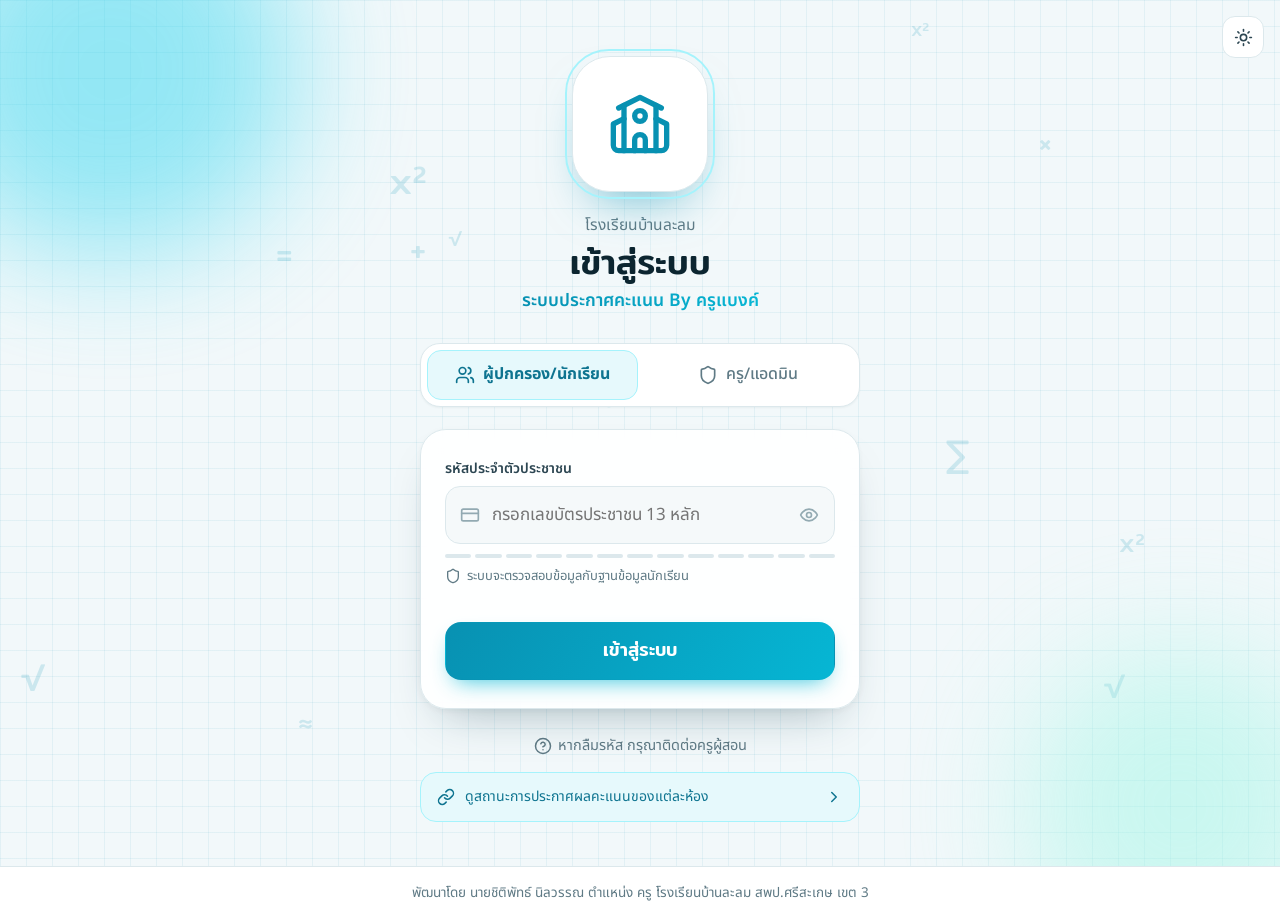
<file: index.html>
<!DOCTYPE html>
<html lang="th">
<head>
  <meta charset="utf-8">
  <meta name="viewport" content="width=device-width, initial-scale=1, viewport-fit=cover">
  <title>เข้าสู่ระบบ · ระบบประกาศผลคะแนน โรงเรียนบ้านละลม</title>
  <meta name="description" content="ระบบประกาศผลคะแนนรายวิชาคณิตศาสตร์ โรงเรียนบ้านละลม">
  <link rel="icon" href="https://img2.pic.in.th/pic/Logo-7aecb8e321ff2955.png">
  <link rel="preconnect" href="https://fonts.googleapis.com">
  <link rel="preconnect" href="https://fonts.gstatic.com" crossorigin>
  <link href="https://fonts.googleapis.com/css2?family=Mitr:wght@400;500&family=Noto+Sans+Thai:wght@400;500;600;700&display=swap" rel="stylesheet">
  <link rel="stylesheet" href="style.css">
</head>
<body class="page-login">
  <div id="tickerHost"></div>
  <main>
    <div class="login-bg" aria-hidden="true" data-math="12"><span class="blob a"></span><span class="blob b"></span></div>
    <div class="login-logo"><img data-logo alt="ตราโรงเรียนบ้านละลม"></div>
    <p class="login-school">โรงเรียนบ้านละลม</p>
    <h1 class="login-title">เข้าสู่ระบบ</h1>
    <p class="login-sub">ระบบประกาศคะแนน By ครูแบงค์</p>

    <div class="seg" id="seg" role="tablist" aria-label="ประเภทผู้ใช้">
      <span class="seg-ind" aria-hidden="true"></span>
      <button type="button" role="tab" id="tabStudent" aria-selected="true" aria-controls="formStudent"><span data-icon="users"></span>ผู้ปกครอง/นักเรียน</button>
      <button type="button" role="tab" id="tabStaff" aria-selected="false" aria-controls="formStaff"><span data-icon="shield"></span>ครู/แอดมิน</button>
    </div>

    <div class="card login-card">
      <form id="formStudent" novalidate>
        <label class="label" for="citizenId">รหัสประจำตัวประชาชน</label>
        <div class="input-wrap">
          <span class="lead-ic"><span data-icon="card"></span></span>
          <input class="input input-lg" id="citizenId" type="password" inputmode="numeric" autocomplete="off" placeholder="กรอกเลขบัตรประชาชน 13 หลัก" maxlength="17">
          <button type="button" class="trail" id="toggleId" aria-label="แสดงเลขบัตร"><span data-icon="eye"></span></button>
        </div>
        <div class="id-progress" id="idProg" aria-hidden="true"><i></i><i></i><i></i><i></i><i></i><i></i><i></i><i></i><i></i><i></i><i></i><i></i><i></i></div>
        <p class="hint"><span data-icon="shield" data-size="16"></span><span id="idHint">ระบบจะตรวจสอบข้อมูลกับฐานข้อมูลนักเรียน</span></p>
        <button type="submit" class="btn btn-primary btn-lg" id="btnStudent">เข้าสู่ระบบ</button>
      </form>

      <form id="formStaff" novalidate hidden>
        <div class="field">
          <label for="username">ชื่อผู้ใช้</label>
          <div class="input-wrap">
            <span class="lead-ic"><span data-icon="user"></span></span>
            <input class="input input-lg" id="username" autocomplete="username" autocapitalize="off" spellcheck="false" placeholder="ชื่อผู้ใช้">
          </div>
        </div>
        <div class="field">
          <label for="password">รหัสผ่าน</label>
          <div class="input-wrap">
            <span class="lead-ic"><span data-icon="key"></span></span>
            <input class="input input-lg" id="password" type="password" autocomplete="current-password" placeholder="รหัสผ่าน">
            <button type="button" class="trail" id="togglePw" aria-label="แสดงรหัสผ่าน"><span data-icon="eye"></span></button>
          </div>
        </div>
        <button type="submit" class="btn btn-primary btn-lg" id="btnStaff">เข้าสู่ระบบ</button>
      </form>

      <div id="loginError" class="form-error" role="alert" hidden></div>
    </div>

    <p class="login-help"><span data-icon="help" data-size="18"></span>หากลืมรหัส กรุณาติดต่อครูผู้สอน</p>
    <a class="login-note" href="status.html"><span data-icon="link" data-size="18"></span>ดูสถานะการประกาศผลคะแนนของแต่ละห้อง<span data-icon="chevron-right" data-size="18"></span></a>
  </main>
  <footer class="footer"><span class="footer-text"></span></footer>
  <div id="toast-root" aria-live="polite"></div>
  <script src="app.js"></script>
  <script src="login.js"></script>
</body>
</html>
</file>
<file: style.css>
/* ระบบประกาศผลคะแนน — โรงเรียนบ้านละลม
   ธีม: สมุดกราฟคณิตศาสตร์ โทนฟ้าน้ำทะเล รองรับโหมดมืด */
:root {
  --primary: #0891b2; --primary-2: #06b6d4; --primary-dark: #0e7490; --primary-soft: #e6f9fc; --primary-line: #a5f3fc;
  --accent: #f59e0b;
  --bg: #f2f8fa; --grid: rgba(8, 145, 178, .07); --card: #ffffff; --card-2: #f7fbfc; --line: #dce8ec; --line-2: #eef4f6;
  --text: #0c2530; --text-2: #2c4652; --muted: #5f7a85; --faint: #93aab2;
  --green: #059669; --green-2: #10b981; --green-soft: #e8faf2;
  --amber: #c26a05; --amber-2: #f59e0b; --amber-soft: #fff7e6; --amber-line: #fbd98c;
  --blue: #2563eb; --blue-soft: #edf3ff; --red: #dc2626; --red-soft: #fef0f0;
  --input: #f5f9fa;
  --shadow-sm: 0 1px 2px rgba(8, 51, 68, .05);
  --shadow: 0 1px 2px rgba(8, 51, 68, .04), 0 10px 28px -16px rgba(8, 51, 68, .22);
  --shadow-lg: 0 2px 6px rgba(8, 51, 68, .05), 0 24px 48px -24px rgba(8, 51, 68, .35);
  --r-lg: 24px; --r: 18px; --r-sm: 12px;
  --w: 700px;
  --font: 'Noto Sans Thai', 'Leelawadee UI', Tahoma, sans-serif;
  --font-display: 'Mitr', 'Noto Sans Thai', sans-serif;
  --ease: cubic-bezier(.2, .8, .2, 1);
  --spring: cubic-bezier(.34, 1.56, .64, 1);
  color-scheme: light;
}
:root[data-theme="dark"] {
  --primary: #22b8d6; --primary-2: #38d6ee; --primary-dark: #67e2f5; --primary-soft: rgba(34, 184, 214, .14); --primary-line: rgba(34, 184, 214, .38);
  --bg: #0a1a21; --grid: rgba(56, 214, 238, .05); --card: #0f242d; --card-2: #132d37; --line: #1e3c48; --line-2: #173440;
  --text: #e4f3f7; --text-2: #c2d9df; --muted: #88a6af; --faint: #5d7c86;
  --green: #34d399; --green-2: #10b981; --green-soft: rgba(16, 185, 129, .15);
  --amber: #fbbf24; --amber-soft: rgba(245, 158, 11, .14); --amber-line: rgba(245, 158, 11, .38);
  --blue: #7aa7ff; --blue-soft: rgba(59, 130, 246, .16); --red: #f87171; --red-soft: rgba(239, 68, 68, .15);
  --input: #0c1f27;
  --shadow: 0 1px 2px rgba(0, 0, 0, .3), 0 12px 30px -18px rgba(0, 0, 0, .7);
  --shadow-lg: 0 24px 48px -24px rgba(0, 0, 0, .8);
  color-scheme: dark;
}

* { box-sizing: border-box; }
html { -webkit-text-size-adjust: 100%; scroll-behavior: smooth; }
body {
  margin: 0; font-family: var(--font); color: var(--text); font-size: 15px; line-height: 1.6; min-height: 100vh; display: flex; flex-direction: column;
  background-color: var(--bg);
  background-image: linear-gradient(var(--grid) 1px, transparent 1px), linear-gradient(90deg, var(--grid) 1px, transparent 1px);
  background-size: 26px 26px; background-attachment: fixed;
  transition: background-color .3s, color .3s;
}
main { flex: 1; width: 100%; }
img { max-width: 100%; }
a { color: var(--primary); }
button, input, select, textarea { font: inherit; color: inherit; }
h1, h2, h3 { line-height: 1.35; }
.ic { flex: none; display: inline-block; vertical-align: middle; }
:focus-visible { outline: 3px solid rgba(8, 145, 178, .45); outline-offset: 2px; }
::selection { background: rgba(6, 182, 212, .25); }
.muted { color: var(--muted); }
.small { font-size: 13px; }
.hidden, [hidden] { display: none !important; }
.nowrap { white-space: nowrap; }
.num-font { font-variant-numeric: tabular-nums; }
.no-scroll { overflow: hidden; }

/* ===== แถบบน ===== */
.topbar { background: color-mix(in srgb, var(--card) 82%, transparent); backdrop-filter: saturate(1.4) blur(14px); -webkit-backdrop-filter: saturate(1.4) blur(14px); border-bottom: 1px solid var(--line); position: sticky; top: 0; z-index: 30; }
.topbar-in { max-width: var(--w); margin: 0 auto; padding: 12px 16px; display: flex; align-items: center; gap: 10px; }
.brand { display: flex; align-items: center; gap: 12px; min-width: 0; flex: 1; text-decoration: none; color: inherit; }
.brand-mark { width: 46px; height: 46px; border-radius: 14px; background: linear-gradient(135deg, var(--primary), var(--primary-2)); color: #fff; display: grid; place-items: center; flex: none; box-shadow: 0 8px 18px -8px rgba(6, 182, 212, .8); transition: transform .4s var(--spring); }
.brand:hover .brand-mark { transform: rotate(-8deg) scale(1.06); }
.brand-text { min-width: 0; }
.brand-title { display: block; font-family: var(--font-display); font-weight: 500; font-size: 17px; line-height: 1.3; white-space: nowrap; overflow: hidden; text-overflow: ellipsis; }
.brand-sub { display: block; font-size: 12.5px; color: var(--muted); line-height: 1.3; white-space: nowrap; overflow: hidden; text-overflow: ellipsis; }
.who { text-align: right; line-height: 1.3; }
.who b { display: block; font-size: 14px; }
.who span { font-size: 12px; color: var(--muted); }
.icon-btn { width: 42px; height: 42px; border-radius: 13px; border: 1px solid var(--line); background: var(--card); display: grid; place-items: center; cursor: pointer; color: var(--text-2); flex: none; transition: transform .2s var(--spring), background .2s; }
.icon-btn:hover { background: var(--line-2); transform: translateY(-1px); }
.icon-btn:active { transform: scale(.94); }
.avatar-btn { width: 44px; height: 44px; border-radius: 50%; background: var(--primary-soft); border: 1px solid var(--primary-line); color: var(--primary); display: grid; place-items: center; cursor: pointer; flex: none; transition: transform .2s var(--spring); }
.avatar-btn:hover { transform: scale(1.06); }
.avatar-btn.plain { background: var(--card); border-color: var(--line); color: var(--text-2); }
.pill-link { display: inline-flex; align-items: center; gap: 6px; height: 40px; padding: 0 14px; border-radius: 12px; background: var(--primary-soft); color: var(--primary-dark); font-weight: 600; font-size: 14px; text-decoration: none; white-space: nowrap; transition: transform .2s var(--spring), background .2s; }
.pill-link:hover { transform: translateY(-1px); }
.theme-btn .ic-moon { display: none; }
:root[data-theme="dark"] .theme-btn .ic-sun { display: none; }
:root[data-theme="dark"] .theme-btn .ic-moon { display: inline-block; }
.theme-fab { position: fixed; top: 16px; right: 16px; z-index: 40; }

.container { max-width: var(--w); margin: 0 auto; padding: 26px 16px 40px; }
.page-title { font-family: var(--font-display); font-weight: 500; font-size: 25px; margin: 8px 0 2px; }
.page-sub { color: var(--muted); margin: 0 0 18px; font-size: 14px; }
.back { display: inline-flex; align-items: center; gap: 4px; font-size: 14px; text-decoration: none; font-weight: 600; padding: 4px 10px 4px 4px; border-radius: 999px; transition: background .2s; }
.back:hover { background: var(--primary-soft); }

/* ===== ส่วนหัวต้อนรับ ===== */
.hero { position: relative; overflow: hidden; isolation: isolate; border-radius: var(--r-lg); padding: 28px 26px 30px; color: #fff; margin-bottom: 22px;
  background: radial-gradient(120% 140% at 100% 0%, color-mix(in srgb, var(--primary-2) 70%, #ffffff) 0%, transparent 55%), linear-gradient(125deg, var(--primary-dark) 0%, var(--primary) 45%, var(--primary-2) 100%);
  box-shadow: 0 20px 40px -24px color-mix(in srgb, var(--primary) 90%, transparent); }
.hero::before { content: ""; position: absolute; inset: 0; z-index: -1; background-image: linear-gradient(rgba(255,255,255,.08) 1px, transparent 1px), linear-gradient(90deg, rgba(255,255,255,.08) 1px, transparent 1px); background-size: 22px 22px; mask-image: linear-gradient(110deg, transparent 20%, #000 90%); -webkit-mask-image: linear-gradient(110deg, transparent 20%, #000 90%); }
.hero::after { content: ""; position: absolute; right: -60px; top: -70px; width: 210px; height: 210px; border-radius: 50%; background: rgba(255, 255, 255, .12); z-index: -1; }
.hero > * { position: relative; margin: 0; }
.hero .hi { font-size: 14.5px; opacity: .92; display: flex; align-items: center; gap: 6px; }
.hero h1 { font-family: var(--font-display); font-size: 26px; font-weight: 500; margin: 4px 0 6px; letter-spacing: .005em; }
.hero .lead { font-size: 14.5px; opacity: .92; max-width: 46ch; }
.hero .hero-meta { display: flex; flex-wrap: wrap; gap: 8px; margin-top: 16px; }
.hero .hero-meta span { background: rgba(255, 255, 255, .18); border: 1px solid rgba(255, 255, 255, .25); border-radius: 999px; padding: 4px 12px; font-size: 13px; backdrop-filter: blur(4px); }
.hero-sym { position: absolute !important; inset: 0; z-index: -1; pointer-events: none; overflow: hidden; }
.sym { position: absolute; font-family: var(--font-display); color: rgba(255, 255, 255, .22); font-size: 26px; line-height: 1; animation: drift 9s ease-in-out infinite alternate; user-select: none; }
@keyframes drift { from { transform: translate(0, 0) rotate(-6deg); } to { transform: translate(-10px, -14px) rotate(8deg); } }
.wave { display: inline-block; transform-origin: 70% 70%; animation: wave 2.4s ease-in-out 1 .4s; }
@keyframes wave { 0%, 60%, 100% { transform: rotate(0); } 10%, 30% { transform: rotate(14deg); } 20%, 40% { transform: rotate(-8deg); } }

/* ===== หัวข้อ ===== */
.sec-title { display: flex; align-items: center; gap: 8px; font-family: var(--font-display); font-weight: 500; font-size: 18px; margin: 30px 0 12px; }
.sec-title > .ic { color: var(--primary); }
.sec-title .more { margin-left: auto; font-family: var(--font); font-size: 14px; font-weight: 600; text-decoration: none; }
.sec-title .boxed { width: 40px; height: 40px; border-radius: 13px; background: var(--primary-soft); color: var(--primary); display: grid; place-items: center; }
.sec-title.big { font-size: 19px; gap: 12px; }

/* ===== การ์ด ===== */
.card { background: var(--card); border: 1px solid var(--line); border-radius: var(--r); box-shadow: var(--shadow-sm); }
.card-pad { padding: 18px; }
.stack > * + * { margin-top: 10px; }
.grid-2 { display: grid; grid-template-columns: 1fr 1fr; gap: 12px; }
.grid-3 { display: grid; grid-template-columns: repeat(3, 1fr); gap: 10px; }

.stat { padding: 18px 18px 16px; position: relative; overflow: hidden; transition: transform .3s var(--ease), box-shadow .3s; }
.stat:hover { transform: translateY(-3px); box-shadow: var(--shadow); }
.stat::after { content: ""; position: absolute; right: -24px; bottom: -24px; width: 90px; height: 90px; border-radius: 50%; background: var(--primary-soft); opacity: .6; transition: transform .5s var(--ease); }
.stat:hover::after { transform: scale(1.3); }
.stat-top { display: flex; align-items: center; gap: 10px; font-size: 14px; color: var(--text-2); position: relative; z-index: 1; }
.stat-val { font-family: var(--font-display); font-size: 34px; font-weight: 500; line-height: 1.15; margin: 12px 0 0; font-variant-numeric: tabular-nums; position: relative; z-index: 1; }
.stat-val small { font-size: 17px; color: var(--muted); font-weight: 400; }
.stat-unit { font-size: 13px; color: var(--muted); position: relative; z-index: 1; }
.tile { padding: 16px 10px; text-align: center; transition: transform .3s var(--ease); }
.tile:hover { transform: translateY(-2px); }
.tile .tint { margin: 0 auto 8px; }
.tile b { display: block; font-family: var(--font-display); font-weight: 500; font-size: 26px; line-height: 1.25; font-variant-numeric: tabular-nums; }
.tile span { font-size: 13px; color: var(--muted); }

.tint { width: 38px; height: 38px; border-radius: 12px; display: grid; place-items: center; flex: none; }
.t-cyan { background: var(--primary-soft); color: var(--primary); }
.t-green { background: var(--green-soft); color: var(--green); }
.t-amber { background: var(--amber-soft); color: var(--amber); }
.t-blue { background: var(--blue-soft); color: var(--blue); }
.t-slate { background: var(--line-2); color: var(--muted); }
.t-red { background: var(--red-soft); color: var(--red); }

.actions { display: grid; grid-template-columns: 1fr 1fr; gap: 12px; }
.action { position: relative; overflow: hidden; display: flex; flex-direction: column; align-items: center; justify-content: center; gap: 2px; text-align: center; padding: 22px 14px; background: var(--card); border: 1.5px solid var(--line); border-radius: var(--r); text-decoration: none; color: var(--text); cursor: pointer; min-height: 158px; transition: transform .3s var(--ease), border-color .2s, box-shadow .3s; }
.action:hover { transform: translateY(-4px); border-color: var(--primary-line); box-shadow: var(--shadow); }
.action .tint { width: 58px; height: 58px; border-radius: 17px; margin-bottom: 12px; transition: transform .45s var(--spring); }
.action:hover .tint { transform: scale(1.1) rotate(-6deg); }
.action b { font-family: var(--font-display); font-weight: 500; font-size: 17px; }
.action span { font-size: 13px; color: var(--muted); }
.action.span-2 { grid-column: 1 / -1; }

/* ===== รายการ ===== */
.list { background: var(--card); border: 1px solid var(--line); border-radius: var(--r); overflow: hidden; box-shadow: var(--shadow-sm); }
.li { display: flex; align-items: center; gap: 14px; padding: 14px 18px; border-top: 1px solid var(--line-2); width: 100%; background: none; border-left: 0; border-right: 0; border-bottom: 0; text-align: left; text-decoration: none; color: inherit; transition: background .2s; }
.li:first-child { border-top: 0; }
button.li, a.li { cursor: pointer; }
button.li:hover, a.li:hover { background: var(--card-2); }
button.li:hover > .ic:last-child { transform: translateX(3px); }
.li > .ic:last-child { transition: transform .2s; }
.li-main { flex: 1; min-width: 0; }
.li-title { font-weight: 500; display: block; }
.li-sub { font-size: 13px; color: var(--muted); display: block; }
.li-end { text-align: right; display: flex; flex-direction: column; align-items: flex-end; gap: 6px; }
.mono-id { font-size: 13px; color: var(--muted); letter-spacing: .04em; font-variant-numeric: tabular-nums; }
.avatar { width: 46px; height: 46px; border-radius: 50%; background: var(--primary-soft); color: var(--primary); display: grid; place-items: center; flex: none; }
.item-card { display: flex; align-items: center; gap: 14px; padding: 16px 18px; }
.item-card.is-progress { border-color: var(--amber-line); background: linear-gradient(90deg, var(--card) 60%, var(--amber-soft)); }
.item-card .li-title { font-weight: 600; }
button.item-card { cursor: pointer; transition: transform .25s var(--ease), box-shadow .25s; }
button.item-card:hover { transform: translateY(-2px); box-shadow: var(--shadow); }

/* ===== ป้ายสถานะ ===== */
.badge { display: inline-flex; align-items: center; gap: 6px; padding: 4px 11px; border-radius: 999px; font-size: 12.5px; font-weight: 600; white-space: nowrap; }
.b-green { background: var(--green-soft); color: var(--green); }
.b-green::before { content: ""; width: 7px; height: 7px; border-radius: 50%; background: var(--green-2); }
.b-amber { background: var(--amber-soft); color: var(--amber); }
.b-amber::before { content: ""; width: 7px; height: 7px; border-radius: 50%; background: var(--amber-2); animation: blink 1.4s ease-in-out infinite; }
@keyframes blink { 50% { opacity: .25; } }
.b-slate { background: var(--line-2); color: var(--muted); }
.b-cyan { background: var(--primary-soft); color: var(--primary-dark); }
.b-red { background: var(--red-soft); color: var(--red); }

/* ===== ปุ่ม ===== */
.btn { position: relative; overflow: hidden; display: inline-flex; align-items: center; justify-content: center; gap: 8px; height: 44px; padding: 0 16px; border-radius: 13px; border: 1px solid var(--line); background: var(--card); font-weight: 600; font-size: 14.5px; cursor: pointer; text-decoration: none; color: var(--text-2); white-space: nowrap; transition: transform .2s var(--spring), background .2s, box-shadow .2s; }
.btn:hover { background: var(--line-2); }
.btn:active { transform: scale(.97); }
.btn-primary { background: linear-gradient(120deg, var(--primary), var(--primary-2)); border-color: transparent; color: #fff; box-shadow: 0 10px 22px -10px rgba(6, 182, 212, .85); }
.btn-primary::before { content: ""; position: absolute; top: 0; left: -80%; width: 50%; height: 100%; background: linear-gradient(100deg, transparent, rgba(255, 255, 255, .35), transparent); transform: skewX(-20deg); transition: left .6s var(--ease); }
.btn-primary:hover { background: linear-gradient(120deg, var(--primary-dark), var(--primary)); box-shadow: 0 14px 26px -12px rgba(6, 182, 212, .95); transform: translateY(-1px); }
.btn-primary:hover::before { left: 130%; }
.btn-green { background: linear-gradient(120deg, #059669, #10b981); border-color: transparent; color: #fff; box-shadow: 0 10px 22px -12px rgba(16, 185, 129, .9); }
.btn-green:hover { background: linear-gradient(120deg, #047857, #059669); }
.btn-danger { color: var(--red); border-color: color-mix(in srgb, var(--red) 30%, transparent); }
.btn-danger:hover { background: var(--red-soft); }
.btn-lg { height: 58px; font-size: 18px; border-radius: 16px; width: 100%; font-family: var(--font-display); font-weight: 500; }
.btn-sm { height: 36px; padding: 0 12px; font-size: 13.5px; border-radius: 11px; }
.btn-block { width: 100%; }
.btn[disabled] { opacity: .6; cursor: not-allowed; transform: none; }
.btn-row { display: flex; flex-wrap: wrap; gap: 8px; align-items: center; }
.btn-row .push { margin-left: auto; }
.ripple { position: absolute; border-radius: 50%; transform: scale(0); background: currentColor; opacity: .18; pointer-events: none; animation: ripple .6s ease-out forwards; }
@keyframes ripple { to { transform: scale(2.6); opacity: 0; } }

/* ===== ฟอร์ม ===== */
.field { margin-bottom: 14px; }
.field > label, .label { display: block; font-weight: 600; font-size: 14px; margin-bottom: 6px; color: var(--text-2); }
.input, .select, .textarea { width: 100%; height: 46px; border: 1.5px solid var(--line); background: var(--input); border-radius: 13px; padding: 0 14px; color: var(--text); transition: border-color .2s, box-shadow .2s, background .2s; }
.select { padding-right: 10px; }
.textarea { height: auto; min-height: 130px; padding: 12px 14px; line-height: 1.6; resize: vertical; }
.input:focus, .select:focus, .textarea:focus { outline: none; border-color: var(--primary); background: var(--card); box-shadow: 0 0 0 4px rgba(6, 182, 212, .16); }
.input-wrap { position: relative; }
.input-wrap .lead-ic { position: absolute; left: 15px; top: 50%; transform: translateY(-50%); color: var(--faint); pointer-events: none; transition: color .2s; }
.input-wrap:focus-within .lead-ic { color: var(--primary); }
.input-wrap .input { padding-left: 46px; }
.input-wrap .trail { position: absolute; right: 6px; top: 50%; transform: translateY(-50%); border: 0; background: none; width: 40px; height: 40px; cursor: pointer; color: var(--faint); border-radius: 10px; display: grid; place-items: center; }
.input-wrap .trail:hover { color: var(--primary); }
.input-lg { height: 58px; font-size: 17px; border-radius: 15px; }
.hint { display: flex; gap: 6px; align-items: center; font-size: 13px; color: var(--muted); margin-top: 8px; }
.form-error { background: var(--red-soft); color: var(--red); border-radius: 12px; padding: 10px 12px; font-size: 14px; margin-top: 14px; animation: shake .4s; }
@keyframes shake { 20%, 60% { transform: translateX(-5px); } 40%, 80% { transform: translateX(5px); } }
.form-grid { display: grid; grid-template-columns: 1fr 1fr; gap: 0 12px; }
.form-grid .full { grid-column: 1 / -1; }
.filters { display: grid; grid-template-columns: repeat(3, 1fr); gap: 12px; align-items: end; }
.filters .field { margin: 0; }
.check { display: flex; align-items: center; gap: 8px; font-size: 14px; margin: 6px 0; cursor: pointer; }
.check input { width: 18px; height: 18px; accent-color: var(--primary); }
.id-progress { display: flex; gap: 4px; margin-top: 10px; }
.id-progress i { flex: 1; height: 4px; border-radius: 4px; background: var(--line); transition: background .25s; }
.id-progress i.on { background: linear-gradient(90deg, var(--primary), var(--primary-2)); }
.id-progress.full i.on { background: var(--green-2); }

.drop { display: flex; flex-direction: column; align-items: center; gap: 6px; border: 2px dashed var(--primary-line); border-radius: var(--r); padding: 20px; text-align: center; color: var(--muted); background: var(--primary-soft); cursor: pointer; transition: border-color .2s, transform .2s var(--spring); margin-bottom: 12px; }
.drop b { color: var(--primary-dark); }
.drop.over { border-color: var(--primary); transform: scale(1.01); }
.drop input { display: none; }

/* ===== ตัวเลือกแบบปุ่ม ===== */
.choice-grid { display: grid; grid-template-columns: repeat(3, 1fr); gap: 10px; }
.choice-grid.two { grid-template-columns: 1fr 1fr; }
.choice { position: relative; overflow: hidden; display: flex; flex-direction: column; align-items: center; justify-content: center; min-height: 66px; padding: 10px; border: 2px solid var(--line); border-radius: 16px; background: var(--card); cursor: pointer; font-family: var(--font-display); font-size: 18px; font-weight: 400; color: var(--text-2); transition: border-color .2s, background .2s, transform .25s var(--spring); }
.choice small { font-family: var(--font); font-size: 13.5px; color: var(--faint); font-weight: 400; }
.choice:hover { border-color: var(--primary-line); transform: translateY(-2px); }
.choice[aria-pressed="true"] { border-color: var(--primary); background: var(--primary-soft); color: var(--primary-dark); font-weight: 500; animation: pop .4s var(--spring); box-shadow: 0 10px 20px -14px rgba(6, 182, 212, .9); }
.choice[aria-pressed="true"] small { color: var(--primary); }
.choice .chk { display: none; color: var(--primary); margin-top: 2px; }
.choice[aria-pressed="true"] .chk { display: block; animation: pop .45s var(--spring); }
.choice.tall { min-height: 98px; }
@keyframes pop { 0% { transform: scale(.94); } 60% { transform: scale(1.04); } 100% { transform: scale(1); } }

.subj { position: relative; overflow: hidden; display: flex; align-items: center; gap: 16px; width: 100%; padding: 16px 18px; border: 2px solid var(--line); border-radius: 20px; background: var(--card); cursor: pointer; text-align: left; margin-bottom: 12px; transition: border-color .2s, transform .25s var(--spring), box-shadow .25s; }
.subj:hover { border-color: var(--primary-line); transform: translateY(-2px); }
.subj[aria-pressed="true"] { border-color: var(--primary); background: linear-gradient(90deg, var(--card) 30%, var(--primary-soft)); box-shadow: 0 14px 26px -18px rgba(6, 182, 212, .9); }
.emoji { width: 56px; height: 56px; border-radius: 17px; background: var(--line-2); display: grid; place-items: center; font-size: 28px; flex: none; transition: transform .45s var(--spring); }
.subj[aria-pressed="true"] .emoji { transform: rotate(-8deg) scale(1.06); }
.emoji.sm { width: 42px; height: 42px; border-radius: 13px; font-size: 21px; }
.subj-name { display: block; font-family: var(--font-display); font-weight: 500; font-size: 17.5px; }
.subj-sub { display: block; font-size: 13.5px; color: var(--muted); }
.radio { margin-left: auto; width: 32px; height: 32px; border-radius: 50%; background: var(--line-2); display: grid; place-items: center; color: #fff; flex: none; transition: background .2s, transform .35s var(--spring); }
.subj[aria-pressed="true"] .radio { background: var(--primary); transform: scale(1.1); }

.notice { display: flex; gap: 10px; align-items: flex-start; padding: 12px 14px; border-radius: 13px; background: var(--amber-soft); border: 1px solid var(--amber-line); color: var(--amber); font-size: 14px; margin-top: 12px; }
.notice.info { background: var(--primary-soft); border-color: var(--primary-line); color: var(--primary-dark); }
.notice .ic { margin-top: 3px; }
.pills { display: flex; flex-wrap: wrap; gap: 8px; }
.pill { display: inline-flex; align-items: center; gap: 6px; padding: 6px 13px; border-radius: 999px; background: var(--primary-soft); color: var(--primary-dark); font-size: 14px; font-weight: 500; animation: pop .35s var(--spring); }

.sticky-cta { position: sticky; bottom: 0; z-index: 10; background: linear-gradient(to top, var(--bg) 70%, transparent); padding: 18px 0 calc(10px + env(safe-area-inset-bottom)); margin-top: 8px; }
.sticky-cta p { text-align: center; font-size: 13.5px; color: var(--muted); margin: 8px 0 0; }
.save-bar { position: sticky; bottom: 10px; z-index: 10; background: color-mix(in srgb, var(--card) 90%, transparent); backdrop-filter: blur(12px); -webkit-backdrop-filter: blur(12px); border: 1px solid var(--line); border-radius: var(--r); padding: 12px 14px; margin-top: 14px; display: flex; align-items: center; gap: 10px; flex-wrap: wrap; box-shadow: var(--shadow-lg); }
.save-bar .grow { flex: 1; font-size: 14px; color: var(--muted); min-width: 140px; }

/* ===== ตาราง ===== */
.table-wrap { overflow-x: auto; border: 1px solid var(--line); border-radius: var(--r); background: var(--card); box-shadow: var(--shadow-sm); }
table.tbl { width: 100%; border-collapse: collapse; font-size: 14.5px; }
.tbl th { background: var(--card-2); color: var(--muted); font-weight: 600; font-size: 13px; text-align: left; padding: 11px 12px; border-bottom: 1px solid var(--line); white-space: nowrap; position: sticky; top: 0; }
.tbl td { padding: 9px 12px; border-bottom: 1px solid var(--line-2); vertical-align: middle; }
.tbl tbody tr { transition: background .15s; }
.tbl tbody tr:hover td { background: var(--card-2); }
.tbl tr:last-child td { border-bottom: 0; }
.tbl .num { text-align: right; font-variant-numeric: tabular-nums; white-space: nowrap; }
.tbl .c { text-align: center; }
.tbl tbody tr.clickable { cursor: pointer; }
.tbl .strong { font-weight: 700; }
.tbl .hi-score { color: var(--green); }
.tbl .lo-score { color: var(--red); }
.grade-chip { display: inline-grid; place-items: center; min-width: 38px; height: 28px; padding: 0 8px; border-radius: 9px; font-weight: 700; background: var(--primary-soft); color: var(--primary-dark); }
.grade-chip.g4 { background: var(--green-soft); color: var(--green); }
.grade-chip.g0 { background: var(--red-soft); color: var(--red); }
.score-in { width: 78px; height: 40px; text-align: center; padding: 0 6px; font-variant-numeric: tabular-nums; font-weight: 600; }
.score-in.bad { border-color: var(--red); background: var(--red-soft); color: var(--red); animation: shake .35s; }
.score-in.ok-flash { border-color: var(--green-2); }

/* ===== ความคืบหน้า ===== */
.bar { height: 10px; border-radius: 999px; background: var(--line-2); overflow: hidden; }
.bar > span { display: block; height: 100%; border-radius: inherit; background: linear-gradient(90deg, var(--primary), var(--primary-2)); transform-origin: left; animation: grow 1s var(--ease) both; }
.bar.amber > span { background: linear-gradient(90deg, #f59e0b, #fbbf24); }
.bar.green > span { background: linear-gradient(90deg, #059669, #34d399); }
@keyframes grow { from { transform: scaleX(0); } }
.prog-card { padding: 18px 20px; }
.prog-top { display: flex; align-items: center; gap: 10px; margin-bottom: 12px; font-weight: 600; }
.prog-top .pct { margin-left: auto; font-family: var(--font-display); font-weight: 500; font-size: 17px; }
.prog-card p { margin: 8px 0 0; font-size: 13.5px; color: var(--muted); }

.ring-card { padding: 26px 20px 20px; text-align: center; }
.ring-card h2 { font-family: var(--font-display); font-weight: 500; font-size: 18px; margin: 0 0 16px; }
.ring-wrap { display: flex; align-items: center; justify-content: center; gap: 30px; flex-wrap: wrap; }
.ring, .gauge { position: relative; flex: none; }
.ring svg, .gauge svg { transform: rotate(-90deg); display: block; }
.ring .track, .gauge .track { stroke: var(--line-2); }
.ring .val, .gauge .val { transition: stroke-dashoffset 1.4s var(--ease); }
.ring-center, .gauge-center { position: absolute; inset: 0; display: flex; flex-direction: column; align-items: center; justify-content: center; text-align: center; }
.ring-center b { font-family: var(--font-display); font-weight: 500; font-size: 34px; line-height: 1; }
.ring-center span { font-size: 13px; color: var(--muted); margin-top: 4px; }
.gauge-center b { font-family: var(--font-display); font-weight: 500; font-size: 28px; line-height: 1; color: var(--primary-dark); }
.gauge-center span { font-size: 12px; color: var(--muted); margin-top: 3px; }
.legend { list-style: none; margin: 0; padding: 0; text-align: left; }
.legend li { display: flex; align-items: center; gap: 10px; font-size: 14.5px; margin: 8px 0; }
.dot { width: 11px; height: 11px; border-radius: 50%; display: inline-block; flex: none; }
.updated { font-size: 13px; color: var(--muted); margin: 16px 0 0; }

.timeline { list-style: none; margin: 0; padding: 20px 20px 20px 24px; position: relative; }
.timeline::before { content: ""; position: absolute; left: 30px; top: 30px; bottom: 30px; width: 2px; background: linear-gradient(var(--green-2), var(--amber-2), var(--line)); opacity: .6; }
.tl { position: relative; padding-left: 22px; margin: 0 0 18px; }
.tl:last-child { margin-bottom: 0; }
.tl::before { content: ""; position: absolute; left: 0; top: 7px; width: 13px; height: 13px; border-radius: 50%; background: var(--faint); border: 2px solid var(--card); box-shadow: 0 0 0 1px var(--line); }
.tl.published::before { background: var(--green-2); }
.tl.in_progress::before { background: var(--amber-2); box-shadow: 0 0 0 4px var(--amber-soft); animation: pulse 2s infinite; }
.tl b { display: block; font-weight: 600; font-size: 14.5px; }
.tl span { font-size: 13.5px; }
.tl.published span { color: var(--green); }
.tl.in_progress span { color: var(--amber); }
.tl.pending b, .tl.pending span { color: var(--muted); }
@keyframes pulse { 0% { box-shadow: 0 0 0 0 rgba(245, 158, 11, .5); } 70% { box-shadow: 0 0 0 9px rgba(245, 158, 11, 0); } 100% { box-shadow: 0 0 0 0 rgba(245, 158, 11, 0); } }
.dist { display: grid; grid-template-columns: 44px 1fr 48px; gap: 10px; align-items: center; font-size: 14px; margin: 8px 0; }
.dist .bar { height: 14px; }

/* ===== ผลคะแนนนักเรียน ===== */
.result { padding: 20px; position: relative; overflow: hidden; }
.result + .result { margin-top: 16px; }
.result-head { display: flex; gap: 14px; align-items: center; margin-bottom: 18px; }
.result-head h3 { margin: 0; font-family: var(--font-display); font-weight: 500; font-size: 19px; }
.result-head .badge { margin-left: auto; }
.result-body { display: grid; grid-template-columns: auto 1fr; gap: 18px; align-items: center; }
.scores { display: grid; grid-template-columns: 1fr 1fr; gap: 8px; }
.sbox { background: var(--card-2); border: 1px solid var(--line-2); border-radius: 14px; padding: 10px 12px; }
.sbox span { display: block; font-size: 13px; color: var(--muted); }
.sbox b { font-family: var(--font-display); font-weight: 500; font-size: 26px; font-variant-numeric: tabular-nums; line-height: 1.3; }
.sbox small { color: var(--faint); font-size: 13.5px; }
.sbox .mini { height: 5px; margin-top: 6px; }
.compare { margin-top: 16px; font-size: 13.5px; color: var(--muted); }
.compare-track { position: relative; height: 10px; border-radius: 999px; background: var(--line-2); margin: 26px 0 30px; }
.compare-track .me, .compare-track .avg { position: absolute; top: 50%; transform: translate(-50%, -50%); }
.compare-track .me { width: 18px; height: 18px; border-radius: 50%; background: var(--primary); border: 3px solid var(--card); box-shadow: 0 0 0 2px var(--primary); transition: left 1.2s var(--ease); }
.compare-track .avg { width: 3px; height: 20px; border-radius: 3px; background: var(--muted); }
.compare-track .tag { position: absolute; bottom: 16px; transform: translateX(-50%); font-size: 11.5px; white-space: nowrap; font-weight: 600; }
.compare-track .me .tag { color: var(--primary); bottom: 18px; }
.compare-track .avg .tag { color: var(--muted); bottom: auto; top: 22px; }
.result-foot { font-size: 13.5px; color: var(--muted); margin: 12px 0 0; }
.grade-box { display: flex; align-items: center; justify-content: space-between; gap: 12px; margin-top: 16px; padding: 14px 18px; border-radius: 16px; background: linear-gradient(110deg, var(--green-soft), var(--primary-soft)); color: var(--green); }
.grade-box span { font-size: 14.5px; font-weight: 600; }
.grade-box small { display: block; font-size: 12.5px; opacity: .85; font-weight: 400; }
.grade-stamp { display: grid; place-items: center; width: 70px; height: 70px; border-radius: 50%; border: 3px solid currentColor; font-family: var(--font-display); font-size: 30px; font-weight: 500; line-height: 1; transform: rotate(-12deg); animation: stamp .7s var(--spring) .5s both; background: var(--card); }
@keyframes stamp { from { transform: scale(2.2) rotate(-30deg); opacity: 0; } to { transform: scale(1) rotate(-12deg); opacity: 1; } }
.cheer { font-family: var(--font-display); font-size: 15px; color: var(--primary-dark); margin: 0 0 12px; }

/* ===== หน้าต่าง ===== */
.modal-backdrop { position: fixed; inset: 0; background: rgba(4, 22, 30, .5); backdrop-filter: blur(3px); -webkit-backdrop-filter: blur(3px); display: flex; align-items: flex-end; justify-content: center; z-index: 100; animation: fade .2s ease-out; }
.modal { background: var(--card); width: 100%; max-width: 540px; max-height: 92vh; display: flex; flex-direction: column; border-radius: 24px 24px 0 0; box-shadow: var(--shadow-lg); animation: sheet .35s var(--ease); }
.modal-wide { max-width: 760px; }
.modal-head { display: flex; align-items: center; gap: 12px; padding: 16px 20px; border-bottom: 1px solid var(--line); }
.modal-head h2 { font-family: var(--font-display); font-weight: 500; font-size: 19px; margin: 0; flex: 1; }
.modal-body { padding: 18px 20px; overflow: auto; }
.modal-foot { padding: 14px 20px calc(14px + env(safe-area-inset-bottom)); border-top: 1px solid var(--line); display: flex; gap: 8px; justify-content: flex-end; flex-wrap: wrap; }
.modal-foot .left { margin-right: auto; }
@keyframes fade { from { opacity: 0; } }
@keyframes sheet { from { transform: translateY(40px); opacity: 0; } }
@media (min-width: 640px) {
  .modal-backdrop { align-items: center; padding: 20px; }
  .modal { border-radius: 24px; animation-name: zoom; }
  @keyframes zoom { from { transform: scale(.94); opacity: 0; } }
}

.menu { position: absolute; right: 0; top: calc(100% + 8px); background: var(--card); border: 1px solid var(--line); border-radius: 16px; box-shadow: var(--shadow-lg); min-width: 236px; padding: 6px; z-index: 50; transform-origin: top right; animation: menu .22s var(--ease); }
@keyframes menu { from { transform: scale(.92); opacity: 0; } }
.menu-head { padding: 10px 12px; border-bottom: 1px solid var(--line-2); margin-bottom: 4px; line-height: 1.4; }
.menu-head b { display: block; }
.menu-head span { font-size: 13px; color: var(--muted); }
.menu button, .menu a { display: flex; gap: 10px; align-items: center; width: 100%; padding: 10px 12px; border: 0; background: none; border-radius: 11px; cursor: pointer; text-decoration: none; color: var(--text-2); font-size: 14.5px; text-align: left; }
.menu button:hover, .menu a:hover { background: var(--line-2); }
.rel { position: relative; }

#toast-root { position: fixed; left: 50%; bottom: 24px; transform: translateX(-50%); z-index: 200; display: flex; flex-direction: column; gap: 8px; align-items: center; width: calc(100% - 32px); max-width: 440px; pointer-events: none; }
.toast { position: relative; overflow: hidden; background: #0c2530; color: #fff; padding: 13px 16px; border-radius: 14px; font-size: 14.5px; display: flex; gap: 10px; align-items: center; box-shadow: 0 16px 32px -14px rgba(0, 0, 0, .6); animation: toastIn .35s var(--spring); }
.toast::after { content: ""; position: absolute; left: 0; bottom: 0; height: 3px; width: 100%; background: #34d399; transform-origin: left; animation: toastBar 3s linear forwards; }
.toast.ok .ic { color: #34d399; }
.toast.err { background: #8f1d1d; }
.toast.err::after { background: #fca5a5; animation-duration: 5s; }
@keyframes toastIn { from { opacity: 0; transform: translateY(16px) scale(.96); } }
@keyframes toastBar { to { transform: scaleX(0); } }

.spin { width: 18px; height: 18px; border: 2.5px solid currentColor; border-right-color: transparent; border-radius: 50%; animation: spin .7s linear infinite; display: inline-block; flex: none; }
@keyframes spin { to { transform: rotate(360deg); } }
.loading { display: flex; flex-direction: column; align-items: center; justify-content: center; gap: 12px; color: var(--muted); padding: 44px 0; }
.loading.small { flex-direction: row; padding: 16px 0; font-size: 14px; }
.math-loader { display: flex; gap: 8px; font-family: var(--font-display); font-size: 22px; color: var(--primary); }
.math-loader span { animation: bounce 1.1s var(--ease) infinite; }
.math-loader span:nth-child(2) { animation-delay: .12s; }
.math-loader span:nth-child(3) { animation-delay: .24s; }
.math-loader span:nth-child(4) { animation-delay: .36s; }
@keyframes bounce { 0%, 60%, 100% { transform: translateY(0); opacity: .5; } 30% { transform: translateY(-10px); opacity: 1; } }
.skel { display: inline-block; min-width: 48px; background: linear-gradient(90deg, var(--line-2), var(--card-2), var(--line-2)); background-size: 200% 100%; animation: sh 1.2s infinite; border-radius: 8px; color: transparent !important; }
@keyframes sh { to { background-position: -200% 0; } }
.empty { text-align: center; padding: 34px 20px; color: var(--muted); }
.empty .tint { margin: 0 auto 12px; width: 60px; height: 60px; border-radius: 18px; animation: float 3s ease-in-out infinite; }
.empty b { display: block; color: var(--text); font-family: var(--font-display); font-weight: 500; font-size: 17px; margin-bottom: 4px; }
.empty p { margin: 0 0 14px; }
@keyframes float { 50% { transform: translateY(-6px); } }

.tabs { display: flex; gap: 6px; overflow-x: auto; padding: 4px; margin-bottom: 14px; background: var(--card); border: 1px solid var(--line); border-radius: 999px; width: fit-content; max-width: 100%; }
.tab { flex: none; height: 38px; padding: 0 18px; border-radius: 999px; border: 0; background: none; cursor: pointer; font-weight: 600; color: var(--muted); transition: background .25s, color .25s; }
.tab[aria-selected="true"] { background: linear-gradient(120deg, var(--primary), var(--primary-2)); color: #fff; box-shadow: 0 6px 14px -8px rgba(6, 182, 212, .9); }

details.paste { margin-bottom: 14px; }
details.paste summary { cursor: pointer; padding: 14px 18px; font-weight: 600; display: flex; gap: 8px; align-items: center; color: var(--text-2); list-style: none; }
details.paste summary::-webkit-details-marker { display: none; }
details.paste[open] summary { color: var(--primary); }
details.paste .paste-body { padding: 0 18px 18px; }

/* ===== การเข้าสู่ระบบ ===== */
.page-login main { position: relative; display: flex; flex-direction: column; align-items: center; padding: 56px 16px 44px; overflow: hidden; }
.login-bg { position: absolute; inset: 0; z-index: -1; pointer-events: none; overflow: hidden; }
.login-bg .blob { position: absolute; border-radius: 50%; filter: blur(60px); opacity: .45; animation: blob 16s ease-in-out infinite alternate; }
.login-bg .blob.a { width: 380px; height: 380px; background: #22d3ee; top: -120px; left: -80px; }
.login-bg .blob.b { width: 320px; height: 320px; background: #99f6e4; bottom: -100px; right: -60px; animation-delay: -6s; }
:root[data-theme="dark"] .login-bg .blob { opacity: .18; }
.login-bg .sym { color: var(--primary); opacity: .16; font-size: 34px; }
@keyframes blob { to { transform: translate(40px, 30px) scale(1.12); } }
.login-logo { position: relative; width: 136px; height: 136px; border-radius: 38px; background: var(--card); display: grid; place-items: center; box-shadow: 0 24px 48px -20px rgba(8, 145, 178, .6); border: 1px solid var(--line); animation: rise .8s var(--spring) both; }
.login-logo::after { content: ""; position: absolute; inset: -8px; border-radius: 44px; border: 2px solid var(--primary-line); animation: ring 2.8s ease-out infinite; }
@keyframes ring { from { transform: scale(.94); opacity: 1; } to { transform: scale(1.18); opacity: 0; } }
.login-logo img { width: 106px; height: 106px; object-fit: contain; }
.login-school { color: var(--muted); margin: 22px 0 0; font-size: 15.5px; }
.login-title { font-family: var(--font-display); font-size: 34px; margin: 0; font-weight: 500; }
.login-sub { font-weight: 600; margin: 2px 0 28px; font-size: 17.5px; text-align: center; background: linear-gradient(90deg, var(--primary), var(--primary-2), var(--primary)); background-size: 200% auto; -webkit-background-clip: text; background-clip: text; color: transparent; animation: shine 4s linear infinite; }
@keyframes shine { to { background-position: 200% center; } }
.seg { position: relative; display: flex; gap: 4px; background: var(--card); border: 1px solid var(--line); border-radius: 20px; padding: 6px; width: 100%; max-width: 440px; box-shadow: var(--shadow-sm); }
.seg .seg-ind { position: absolute; top: 6px; bottom: 6px; left: 6px; width: calc(50% - 8px); border-radius: 14px; background: var(--primary-soft); border: 1px solid var(--primary-line); transition: transform .4s var(--spring); }
.seg.right .seg-ind { transform: translateX(calc(100% + 4px)); }
.seg button { position: relative; flex: 1; display: flex; align-items: center; justify-content: center; gap: 8px; height: 50px; border: 0; border-radius: 14px; background: none; cursor: pointer; color: var(--muted); font-weight: 500; font-size: 16px; transition: color .25s; }
.seg button[aria-selected="true"] { color: var(--primary-dark); font-weight: 700; }
.login-card { width: 100%; max-width: 440px; margin-top: 22px; padding: 28px 24px; border-radius: 26px; box-shadow: var(--shadow-lg); background: color-mix(in srgb, var(--card) 90%, transparent); backdrop-filter: blur(10px); -webkit-backdrop-filter: blur(10px); }
.login-card form { animation: rise .45s var(--ease); }
.login-card .btn-lg { margin-top: 22px; }
.login-help { display: flex; gap: 6px; align-items: center; color: var(--muted); font-size: 14.5px; margin: 26px 0 14px; }
.login-note { width: 100%; max-width: 440px; display: flex; gap: 10px; align-items: center; background: var(--primary-soft); border: 1px solid var(--primary-line); color: var(--primary-dark); border-radius: 16px; padding: 13px 16px; font-size: 14px; text-decoration: none; transition: transform .25s var(--spring); }
.login-note:hover { transform: translateY(-2px); }
.login-note .ic:last-child { margin-left: auto; }

.footer { border-top: 1px solid var(--line); background: var(--card); text-align: center; padding: 16px; font-size: 13.5px; color: var(--muted); }

/* ===== จังหวะการปรากฏ (ครั้งเดียวต่อหน้า) ===== */
.enter-item { animation: rise .55s var(--ease) both; }
@keyframes rise { from { opacity: 0; transform: translateY(14px); } }
.confetti { position: fixed; inset: 0; pointer-events: none; z-index: 300; }

@media (max-width: 560px) {
  .filters { grid-template-columns: 1fr 1fr; }
  .who { display: none; }
}
@media (max-width: 420px) {
  .hero { padding: 24px 20px 26px; }
  .hero h1 { font-size: 22px; }
  .stat-val { font-size: 29px; }
  .form-grid { grid-template-columns: 1fr; }
  .sbox b { font-size: 22px; }
  .choice { font-size: 16.5px; }
  .brand-title { font-size: 16px; }
  .result-body { grid-template-columns: 1fr; justify-items: center; }
  .result-body .scores { width: 100%; }
  .pill-link span.label-lg { display: none; }
}
@media (prefers-reduced-motion: reduce) {
  *, *::before, *::after { animation: none !important; transition: none !important; }
  html { scroll-behavior: auto; }
}
@media print {
  .topbar, .footer, .no-print, .sticky-cta, .save-bar, #toast-root, .theme-fab, .confetti { display: none !important; }
  body { background: #fff; color: #000; }
  .container { max-width: none; padding: 0; }
  .card, .table-wrap { border-color: #cbd5e1; box-shadow: none; break-inside: avoid; }
  .hero { color: #000; background: none; border: 1px solid #cbd5e1; box-shadow: none; }
  .hero::before, .hero::after, .hero-sym { display: none; }
}

/* ===== วงล้อโหลด: โลโก้ + วงแหวน + สัญลักษณ์คณิตโคจร ===== */
.wheel { position: relative; width: var(--s); height: var(--s); flex: none; margin: calc(var(--s) * .12); }
.wheel-ring { position: absolute; border-radius: 50%; }
.wheel-ring.r1 { inset: 0; background: conic-gradient(from 0deg, transparent 0 25%, var(--primary-2) 55%, var(--primary) 75%, transparent 76%); -webkit-mask: radial-gradient(farthest-side, transparent calc(100% - 7px), #000 calc(100% - 6px)); mask: radial-gradient(farthest-side, transparent calc(100% - 7px), #000 calc(100% - 6px)); animation: spin 1.1s linear infinite; }
.wheel-ring.r2 { inset: 11px; border: 3px dashed var(--primary-line); animation: spin 5s linear infinite reverse; }
.wheel-logo { position: absolute; inset: 20px; border-radius: 50%; background: var(--card); display: grid; place-items: center; box-shadow: 0 8px 22px -10px rgba(8, 145, 178, .7); animation: breathe 1.6s ease-in-out infinite; overflow: hidden; }
.wheel-logo { color: var(--primary); }
.wheel-logo img { position: absolute; inset: 11%; width: 78%; height: 78%; object-fit: contain; background: var(--card); border-radius: 50%; }
.wheel-orbit { position: absolute; inset: 0; animation: spin 7s linear infinite; }
.wheel-orbit span { position: absolute; left: 50%; top: 50%; width: 0; height: 0; }
.wheel-orbit i { display: block; font-style: normal; font-family: var(--font-display); font-size: calc(var(--s) * .13); color: var(--primary); transform-origin: center; margin: -.6em 0 0 -.3em; opacity: .75; }
@keyframes breathe { 50% { transform: scale(.94); } }
.loading-text { font-weight: 500; }
.dots i { font-style: normal; animation: blink 1.2s infinite; }
.dots i:nth-child(2) { animation-delay: .2s; }
.dots i:nth-child(3) { animation-delay: .4s; }

.loader-overlay { position: fixed; inset: 0; z-index: 400; display: grid; place-items: center; background: rgba(4, 22, 30, .45); backdrop-filter: blur(5px); -webkit-backdrop-filter: blur(5px); opacity: 0; visibility: hidden; transition: opacity .25s, visibility .25s; }
.loader-overlay.show { opacity: 1; visibility: visible; }
.loader-box { background: var(--card); border-radius: 28px; padding: 26px 34px 24px; text-align: center; box-shadow: var(--shadow-lg); display: flex; flex-direction: column; align-items: center; min-width: 260px; transform: scale(.9); transition: transform .35s var(--spring); }
.loader-overlay.show .loader-box { transform: scale(1); }
.loader-title { font-family: var(--font-display); font-size: 18px; margin: 6px 0 2px; color: var(--text); }
.loader-sub { font-size: 13px; color: var(--muted); margin: 0; }

/* ===== Sweet Alert ===== */
.swal-backdrop { position: fixed; inset: 0; z-index: 450; display: grid; place-items: center; padding: 20px; background: rgba(4, 22, 30, .5); backdrop-filter: blur(4px); -webkit-backdrop-filter: blur(4px); animation: fade .2s ease-out; }
.swal-backdrop.out { animation: fade .18s ease-in reverse forwards; }
.swal { position: relative; overflow: hidden; width: 100%; max-width: 400px; background: var(--card); border-radius: 26px; padding: 28px 24px 22px; text-align: center; box-shadow: var(--shadow-lg); animation: swalIn .45s var(--spring); }
@keyframes swalIn { from { transform: scale(.7); opacity: 0; } }
.swal h2 { font-family: var(--font-display); font-weight: 500; font-size: 22px; margin: 12px 0 6px; }
.swal-text { color: var(--muted); margin: 0 0 4px; font-size: 15px; }
.swal-actions { display: flex; gap: 10px; justify-content: center; margin-top: 20px; }
.swal-actions .btn { min-width: 120px; height: 48px; border-radius: 14px; }
.btn-danger-solid { background: linear-gradient(120deg, #dc2626, #ef4444); color: #fff; border-color: transparent; }
.btn-danger-solid:hover { background: #b91c1c; }
.swal-icon { width: 84px; height: 84px; margin: 0 auto; display: grid; place-items: center; border-radius: 50%; }
.swal-icon svg { width: 84px; height: 84px; fill: none; stroke-width: 3.2; stroke-linecap: round; stroke-linejoin: round; }
.swal-c { stroke-dasharray: 151; stroke-dashoffset: 151; animation: draw .6s var(--ease) forwards; }
.swal-p { stroke-dasharray: 60; stroke-dashoffset: 60; animation: draw .45s var(--ease) .45s forwards; }
.swal-dot { stroke: none; opacity: 0; animation: fade .3s reverse .8s forwards; }
@keyframes draw { to { stroke-dashoffset: 0; } }
.swal-success { color: var(--green-2); } .swal-success svg { stroke: var(--green-2); } .swal-success .swal-dot { fill: var(--green-2); }
.swal-error { color: var(--red); } .swal-error svg { stroke: var(--red); }
.swal-warning svg { stroke: var(--amber-2); } .swal-warning .swal-dot { fill: var(--amber-2); }
.swal-question svg { stroke: var(--primary); } .swal-question .swal-dot { fill: var(--primary); }
.swal-announce { background: linear-gradient(135deg, var(--primary), var(--primary-2)); color: #fff; animation: shake-rot 1.2s ease-in-out .3s 2; box-shadow: 0 14px 30px -12px rgba(6, 182, 212, .9); }
.swal-announce svg { width: 42px; height: 42px; stroke-width: 2; }
@keyframes shake-rot { 0%, 100% { transform: rotate(0); } 20% { transform: rotate(-14deg) scale(1.08); } 40% { transform: rotate(10deg); } 60% { transform: rotate(-6deg); } }
.swal-timer { position: absolute; left: 0; bottom: 0; height: 4px; width: 100%; background: linear-gradient(90deg, var(--primary), var(--primary-2)); transform-origin: left; animation: toastBar linear forwards; }
.swal-list { list-style: none; padding: 0; margin: 12px 0 0; text-align: left; }
.swal-list li { display: flex; gap: 12px; align-items: center; padding: 10px 12px; border-radius: 14px; background: var(--card-2); border: 1px solid var(--line-2); margin-top: 8px; animation: rise .4s var(--ease) both; }
.swal-list li:nth-child(2) { animation-delay: .06s; } .swal-list li:nth-child(3) { animation-delay: .12s; } .swal-list li:nth-child(4) { animation-delay: .18s; } .swal-list li:nth-child(5) { animation-delay: .24s; }
.swal-list li > span:first-child { font-size: 24px; }
.swal-list b { display: block; color: var(--text); }
.swal-list small { color: var(--muted); }

/* ===== แถบประกาศผลวิ่ง ===== */
.ticker { position: relative; z-index: 25; display: flex; align-items: stretch; height: 46px; overflow: hidden; background: linear-gradient(90deg, var(--primary-dark), var(--primary) 40%, var(--primary-2)); color: #fff; box-shadow: 0 8px 20px -14px rgba(8, 145, 178, .9); }
.ticker-label { position: relative; z-index: 2; flex: none; display: flex; align-items: center; gap: 8px; padding: 0 16px 0 14px; font-family: var(--font-display); font-weight: 500; background: var(--accent); color: #1f1300; clip-path: polygon(0 0, 100% 0, calc(100% - 14px) 100%, 0 100%); padding-right: 26px; }
.ticker-ic { display: grid; place-items: center; animation: shake-rot 2.4s ease-in-out infinite; }
.ticker-viewport { flex: 1; overflow: hidden; display: flex; align-items: center; -webkit-mask-image: linear-gradient(90deg, transparent, #000 4%, #000 96%, transparent); mask-image: linear-gradient(90deg, transparent, #000 4%, #000 96%, transparent); }
.ticker-track { display: flex; width: max-content; animation: marquee-rtl linear infinite; }
.ticker-ltr .ticker-track { animation-name: marquee-ltr; }
.ticker:hover .ticker-track, .ticker:focus-within .ticker-track { animation-play-state: paused; }
.ticker-group { display: flex; align-items: center; flex: none; }
@keyframes marquee-rtl { from { transform: translateX(0); } to { transform: translateX(-50%); } }
@keyframes marquee-ltr { from { transform: translateX(-50%); } to { transform: translateX(0); } }
.ticker-item { display: inline-flex; align-items: center; gap: 8px; white-space: nowrap; color: #fff; text-decoration: none; font-size: 15px; padding: 0 6px; }
.ticker-item b { font-weight: 700; }
.ticker-item:hover b { text-decoration: underline; }
.ticker-item.custom { font-weight: 600; }
.ticker-new { background: #fde047; color: #713f12; font-size: 11.5px; font-weight: 700; padding: 1px 8px; border-radius: 999px; animation: pop 1.2s var(--spring) infinite alternate; }
.ticker-when { opacity: .8; font-size: 13px; }
.ticker-sep { opacity: .6; padding: 0 18px; }
.ticker-static { position: relative; flex: 1; }
.ticker-slide { position: absolute; inset: 0; display: flex; align-items: center; padding: 0 14px; opacity: 0; transform: translateY(100%); transition: opacity .45s, transform .55s var(--spring); overflow: hidden; }
.ticker-slide.show { opacity: 1; transform: none; }
.ticker-slide .ticker-item { overflow: hidden; text-overflow: ellipsis; }
body.has-ticker .theme-fab { top: 62px; }
@media (max-width: 480px) { .ticker-lbl-text { display: none; } .ticker-label { padding: 0 22px 0 12px; } .ticker-item { font-size: 14px; } }
@media (prefers-reduced-motion: reduce) { .ticker-viewport { overflow-x: auto; } }

/* ===== ส่วนเสริม ===== */
.chip-row { display: flex; gap: 8px; overflow-x: auto; padding: 2px 2px 8px; margin-bottom: 6px; }
.chip { flex: none; height: 36px; padding: 0 14px; border-radius: 999px; border: 1.5px solid var(--line); background: var(--card); color: var(--text-2); font-weight: 600; font-size: 14px; cursor: pointer; transition: all .2s var(--spring); }
.chip[aria-pressed="true"] { background: var(--primary); border-color: var(--primary); color: #fff; transform: scale(1.04); }
.countdown { display: inline-flex; align-items: center; gap: 5px; font-size: 12.5px; font-weight: 700; color: var(--primary-dark); background: var(--primary-soft); border-radius: 999px; padding: 2px 10px; margin-top: 4px; }
.countdown .ic { animation: spin 6s linear infinite; }
.trend { padding: 18px; }
.trend svg { width: 100%; height: auto; display: block; overflow: visible; }
.trend .ln { fill: none; stroke: url(#trendGrad); stroke-width: 3; stroke-linecap: round; stroke-linejoin: round; stroke-dasharray: 1000; stroke-dashoffset: 1000; animation: draw 1.6s var(--ease) .2s forwards; }
.trend .area { fill: url(#trendFill); opacity: .5; }
.trend .pt { fill: var(--card); stroke: var(--primary); stroke-width: 3; }
.trend .lbl { font-size: 12px; fill: var(--muted); font-family: var(--font); }
.trend .val { font-size: 13px; fill: var(--text); font-weight: 700; font-family: var(--font-display); }
.trend .grid { stroke: var(--line-2); stroke-dasharray: 4 4; }
.tbl th.sortable { cursor: pointer; user-select: none; }
.tbl th.sortable:hover { color: var(--primary); }
.tbl th .sort-ic { opacity: .35; font-size: 11px; margin-left: 3px; }
.tbl th.sorted .sort-ic { opacity: 1; color: var(--primary); }
.kbd { display: inline-block; font-size: 11.5px; font-weight: 700; padding: 1px 6px; border-radius: 6px; border: 1px solid var(--line); background: var(--card-2); color: var(--muted); }
.ticker-preview { border-radius: 14px; overflow: hidden; margin: 6px 0 14px; }

/* ===== แก้ไขโครงสร้างคะแนน ===== */
.comp-list { display: flex; flex-direction: column; gap: 8px; }
.comp-row { display: grid; grid-template-columns: 26px 1fr 80px auto auto; gap: 8px; align-items: center; padding: 8px; border: 1px solid var(--line); border-radius: 14px; background: var(--card-2); animation: rise .3s var(--ease); }
.comp-row.hidden-comp { opacity: .7; border-style: dashed; }
.comp-no { width: 26px; height: 26px; border-radius: 8px; background: var(--primary-soft); color: var(--primary-dark); display: grid; place-items: center; font-weight: 700; font-size: 13px; }
.comp-row .input { height: 42px; background: var(--card); }
.comp-max { text-align: center; font-weight: 700; }
.comp-act { display: flex; gap: 4px; }
.icon-btn.sm { width: 34px; height: 34px; border-radius: 10px; }
.icon-btn[disabled] { opacity: .35; cursor: default; }
.rot90 { transform: rotate(90deg); }
.switch { display: inline-flex; align-items: center; gap: 6px; cursor: pointer; user-select: none; }
.switch input { position: absolute; opacity: 0; width: 1px; height: 1px; }
.switch span { position: relative; width: 40px; height: 24px; border-radius: 999px; background: var(--line); transition: background .25s; flex: none; }
.switch span::after { content: ""; position: absolute; top: 3px; left: 3px; width: 18px; height: 18px; border-radius: 50%; background: #fff; box-shadow: 0 1px 3px rgba(0,0,0,.25); transition: transform .3s var(--spring); }
.switch input:checked + span { background: var(--green-2); }
.switch input:checked + span::after { transform: translateX(16px); }
.switch input:focus-visible + span { outline: 3px solid rgba(8, 145, 178, .45); outline-offset: 2px; }
.switch em { font-style: normal; font-size: 12.5px; font-weight: 600; color: var(--muted); min-width: 38px; }
.seg-mini { display: flex; flex-wrap: wrap; gap: 8px; margin: 4px 0 0 26px; }
.seg-mini label { display: inline-flex; align-items: center; gap: 6px; padding: 6px 12px; border-radius: 999px; border: 1.5px solid var(--line); font-size: 13.5px; cursor: pointer; }
.seg-mini label:has(input:checked) { border-color: var(--primary); background: var(--primary-soft); color: var(--primary-dark); font-weight: 600; }
.seg-mini input { accent-color: var(--primary); }
@media (max-width: 520px) {
  .comp-row { grid-template-columns: 26px 1fr 70px; }
  .comp-row .switch { grid-column: 2; }
  .comp-row .comp-act { grid-column: 3; justify-content: flex-end; }
}
.help-steps { text-align: left; margin: 14px auto 0; max-width: 460px; padding-left: 20px; font-size: 14px; color: var(--text-2); }
.help-steps li { margin: 6px 0; }
.grade-box .grade-stamp { font-size: 30px; font-weight: 500; }

/* ===== แจ้งเตือน LINE ===== */
.copy-row { display: flex; gap: 8px; align-items: center; background: var(--card-2); border: 1px solid var(--line); border-radius: 12px; padding: 8px 8px 8px 12px; }
.copy-row code { flex: 1; min-width: 0; overflow: hidden; text-overflow: ellipsis; white-space: nowrap; font-size: 12.5px; color: var(--muted); }
.code-card { margin-top: 16px; padding: 18px; border-radius: 16px; background: var(--primary-soft); border: 1px dashed var(--primary-line); text-align: center; animation: pop .45s var(--spring); }
.code-card p { margin: 0 0 10px; }
.code-big { font-family: var(--font-display); font-size: 30px; letter-spacing: .06em; color: var(--primary-dark); background: var(--card); border-radius: 14px; padding: 10px 16px; margin: 0 auto 10px; display: inline-block; box-shadow: var(--shadow); }
.bulk-bar { display: flex; flex-wrap: wrap; align-items: center; gap: 10px; margin-bottom: 10px; padding: 12px 16px; }
.line-chat { background: #8cabd9; border-radius: var(--r); padding: 18px; }
:root[data-theme="dark"] .line-chat { background: #22324a; }
.line-bubble { max-width: 300px; background: #fff; color: #0c2530; border-radius: 18px; overflow: hidden; box-shadow: 0 6px 18px -8px rgba(0, 0, 0, .35); animation: rise .5s var(--ease); }
.lb-head { background: var(--lp, #0891b2); color: #fff; padding: 14px 16px; }
.lb-head b { display: block; font-size: 16px; }
.lb-head small { color: #e6f9fc; font-size: 11.5px; }
.lb-body { padding: 12px 16px 4px; font-size: 13px; }
.lb-row { display: flex; gap: 8px; align-items: flex-start; }
.lb-row b { display: block; font-size: 13.5px; }
.lb-row small { color: #5f7a85; font-size: 11.5px; }
.lb-body p { color: #5f7a85; font-size: 11.5px; border-top: 1px solid #eef4f6; padding-top: 10px; margin: 12px 0 0; }
.lb-foot { padding: 10px 16px 14px; display: flex; flex-direction: column; gap: 8px; text-align: center; }
.lb-btn { background: var(--lp, #0891b2); color: #fff; border-radius: 8px; padding: 8px; font-weight: 600; font-size: 13px; }
.lb-link { color: var(--lp, #0891b2); font-size: 13px; font-weight: 600; }
.line-personal { border-top: 1px solid var(--line-2); padding-top: 12px; margin-top: 4px; }
.line-chat { display: flex; flex-direction: column; gap: 10px; }
.lc-me { align-self: flex-end; background: #06c755; color: #fff; padding: 8px 14px; border-radius: 18px 18px 4px 18px; font-size: 13.5px; max-width: 80%; }
.lc-bot { align-self: flex-start; background: #fff; color: #0c2530; padding: 8px 14px; border-radius: 18px 18px 18px 4px; font-size: 13.5px; max-width: 80%; }
.lb-kv { display: flex; justify-content: space-between; gap: 10px; padding: 4px 0; color: #5f7a85; }
.lb-kv b { color: #0c2530; }
.lb-kv.total { border-top: 1px solid #eef4f6; margin-top: 6px; padding-top: 8px; color: var(--lpd, #0e7490); font-weight: 700; }
.lb-kv.total b { color: var(--lpd, #0e7490); }
.lc-qr { align-self: flex-end; display: flex; flex-wrap: wrap; gap: 6px; justify-content: flex-end; margin-top: -4px; }
.lc-qr span { background: rgba(255, 255, 255, .92); color: #06c755; border: 1px solid #06c755; border-radius: 999px; padding: 4px 12px; font-size: 12.5px; font-weight: 600; }
.menu-row { display: grid; grid-template-columns: 64px 1fr 1.3fr auto; gap: 8px; align-items: center; padding: 8px; border: 1px solid var(--line); border-radius: 14px; background: var(--card-2); }
.menu-row .input, .menu-row .select { height: 42px; background: var(--card); }
.menu-emo { text-align: center; font-size: 20px; padding: 0 4px; }
.menu-extra { grid-column: 1 / -1; }
.menu-canvas { width: 100%; height: auto; border-radius: 14px; display: block; box-shadow: var(--shadow); }
@media (max-width: 560px) { .menu-row { grid-template-columns: 56px 1fr auto; } .menu-row .select { grid-column: 1 / -1; grid-row: 2; } }
.tile-card { align-self: flex-start; width: 100%; max-width: 300px; background: #fff; border-radius: 18px; overflow: hidden; box-shadow: 0 6px 18px -8px rgba(0, 0, 0, .35); color: #0c2530; }
.tc-head { background: var(--lp, #0891b2); color: #fff; padding: 12px 14px; display: grid; grid-template-columns: 1fr auto; }
.tc-head b { font-size: 15px; }
.tc-head span { font-size: 11px; opacity: .85; align-self: center; }
.tc-head small { grid-column: 1 / -1; font-size: 11px; opacity: .9; }
.tc-grid { display: grid; gap: 8px; padding: 12px; }
.tc-tile { display: flex; flex-direction: column; align-items: center; text-align: center; padding: 10px 6px; border-radius: 12px; border: 1px solid #dce8ec; }
.tc-tile i { font-style: normal; font-size: 26px; line-height: 1.2; }
.tc-tile b { font-size: 12px; margin-top: 4px; line-height: 1.3; }
.tc-tile small { font-size: 10px; color: #5f7a85; }
.tc-tile.t0 { background: var(--tb0, #e6f9fc); } .tc-tile.t0 b { color: var(--tt0, #0e7490); }
.tc-tile.t1 { background: var(--tb1, #fff7e6); } .tc-tile.t1 b { color: var(--tt1, #b45309); }
.tc-tile.t2 { background: var(--tb2, #e8faf2); } .tc-tile.t2 b { color: var(--tt2, #047857); }
.tc-tile.t3 { background: var(--tb3, #edf3ff); } .tc-tile.t3 b { color: var(--tt3, #1d4ed8); }
.tc-tile.t4 { background: var(--tb4, #fdf2f8); } .tc-tile.t4 b { color: var(--tt4, #be185d); }
.tc-tile.t5 { background: var(--tb5, #f1f5f9); } .tc-tile.t5 b { color: var(--tt5, #334155); }
.tc-foot { text-align: center; color: #93aab2; font-size: 13px; padding: 0 0 12px; }

/* ===== ขึ้นปีการศึกษาใหม่ ===== */
.rollover-cta { margin-bottom: 8px; text-decoration: none; color: inherit; border-color: var(--amber-line); background: linear-gradient(90deg, var(--card) 55%, var(--amber-soft)); }
.rollover-cta:hover { box-shadow: var(--shadow); }
.roll-hero { display: flex; align-items: center; justify-content: center; gap: 22px; padding: 22px; text-align: center; }
.roll-hero small { display: block; font-size: 13px; color: var(--muted); }
.roll-hero b { font-family: var(--font-display); font-weight: 500; font-size: 40px; line-height: 1.1; }
.roll-hero b.new { color: var(--primary); }
.roll-arrow { color: var(--primary); animation: nudge 1.4s ease-in-out infinite; }
@keyframes nudge { 50% { transform: translateX(6px); } }
.lv-chip { display: inline-grid; place-items: center; min-width: 64px; height: 32px; padding: 0 10px; border-radius: 10px; background: var(--line-2); font-weight: 700; font-size: 14px; }
.lv-chip.next { background: var(--primary-soft); color: var(--primary-dark); }
.lv-chip.grad { background: var(--green-soft); color: var(--green); }
.pill-amber { background: var(--amber-soft); color: var(--amber); }
.pill-red { background: var(--red-soft); color: var(--red); }
.pill-x { border: 0; background: none; color: inherit; cursor: pointer; padding: 0 0 0 2px; display: inline-grid; }
.ok-ic { color: var(--green-2); }

/* ===== รายงานผลรายห้อง (กระดาษ A4) ===== */
.hr-row { display: grid; grid-template-columns: 70px 1fr 1fr auto; gap: 8px; align-items: center; margin-top: 8px; }
.sig-edit { display: grid; grid-template-columns: 170px 1fr 1fr; gap: 8px; align-items: center; margin-bottom: 8px; }
@media (max-width: 600px) { .hr-row, .sig-edit { grid-template-columns: 1fr; } }
#reportArea { overflow-x: auto; }
.paper { width: 210mm; min-height: 297mm; margin: 0 auto 18px; padding: 10mm 12mm 8mm; background: #fff; color: #000; box-shadow: var(--shadow-lg); font-family: 'Sarabun', 'TH Sarabun New', sans-serif; font-size: 14px; line-height: 1.45; }
.rp-head { text-align: center; margin-bottom: 10px; }
.rp-head img { width: 56px; height: 56px; object-fit: contain; display: block; margin: 0 auto 2px; }
.rp-title { font-size: 18px; font-weight: 700; }
.rp-table { width: 100%; border-collapse: collapse; font-size: 12.5px; line-height: 1.3; }
.rp-table th, .rp-table td { border: 1px solid #000; padding: 1px 4px; }
.rp-table th { font-weight: 700; text-align: center; background: #f2f2f2; }
.rp-table .c { text-align: center; }
.rp-table .b { font-weight: 700; }
.rp-table tr.avg td { background: #f7f7f7; }
.rp-sum { margin: 10px 0 4px; font-size: 13.5px; }
.rp-dist { border-collapse: collapse; margin-top: 6px; font-size: 13px; }
.rp-dist th, .rp-dist td { border: 1px solid #000; padding: 1px 10px; text-align: center; }
.sig-row { display: flex; justify-content: space-around; gap: 10px; margin-top: 22px; page-break-inside: avoid; break-inside: avoid; }
.sig { flex: 1; text-align: center; max-width: 34%; font-size: 14px; }
.sig-line { display: flex; align-items: baseline; white-space: nowrap; }
.sig .dots { flex: 1; min-width: 60px; border-bottom: 1px dotted #000; margin: 0 3px; height: 1em; }
.sig-title { white-space: nowrap; }
.sig-name { margin-top: 4px; white-space: pre; }
.rp-print { margin-top: 14px; text-align: right; font-size: 10px; color: #777; }
@media print {
  @page { size: A4 portrait; margin: 0; }
  body.print-report > *:not(main), body.print-report main > *:not(#rpOut), body.print-report #rpOut > *:not(#reportArea) { display: none !important; }
  body.print-report main.container { max-width: none; padding: 0; margin: 0; }
  body.print-report #reportArea { overflow: visible; }
  body.print-report .paper { box-shadow: none; margin: 0; min-height: 0; height: auto; }
  body.print-report .paper + .paper { page-break-before: always; break-before: page; }
  body.print-report { background: #fff !important; }
}
.paper.dense .rp-table { font-size: 11.5px; line-height: 1.18; }
.paper.dense .rp-table th, .paper.dense .rp-table td { padding: 0 4px; }
.paper.dense .sig-row { margin-top: 16px; }
.paper.dense .rp-head img { width: 44px; height: 44px; }
.paper.dense2 .rp-table { font-size: 10.5px; line-height: 1.1; }
.paper.dense2 .rp-table th, .paper.dense2 .rp-table td { padding: 0 3px; }
.paper.dense2 .sig-row { margin-top: 12px; }
.paper.dense2 .rp-head img { width: 40px; height: 40px; margin-bottom: 0; }
.paper.dense2 .rp-head { margin-bottom: 6px; line-height: 1.3; }
.paper.dense2 .rp-title { font-size: 16px; }
.paper.dense2 .rp-note, .paper.dense .rp-note { font-size: 10px; line-height: 1.15; }
.paper.dense2 .rp-sum { font-size: 12px; }

/* ===== ผลการเรียนพิเศษ 0 / ร / มส ===== */
.sp-cell { min-width: 150px; }
.sp-cell .sp-sel { width: 70px; height: 38px; padding: 0 6px; display: inline-block; vertical-align: middle; }
.sp-sel.on { border-color: var(--red); background: var(--red-soft); color: var(--red); font-weight: 700; }
.sp-cell .sp-note { height: 38px; margin-left: 6px; width: calc(100% - 80px); min-width: 120px; display: inline-block; vertical-align: middle; font-size: 13.5px; }
.special-card { margin: 14px 0 0; border: 1px solid var(--line); border-radius: 14px; background: var(--card-2); }
.special-card summary { cursor: pointer; padding: 12px 14px; display: flex; gap: 8px; align-items: center; list-style: none; font-size: 14px; }
.special-card summary::-webkit-details-marker { display: none; }
.special-card summary .ic { color: var(--red); }
.special-body { padding: 0 14px 14px; }
.special-list { margin: 0 0 8px; padding-left: 18px; font-size: 14px; }
.special-list b { display: inline-block; min-width: 28px; color: var(--red); }
.special-box { display: flex; gap: 14px; align-items: center; margin-top: 16px; padding: 14px 16px; border-radius: 16px; background: var(--red-soft); color: var(--red); border: 1px solid color-mix(in srgb, var(--red) 25%, transparent); }
.special-box .grade-stamp { width: 64px; height: 64px; font-size: 24px; flex: none; }
.special-box b { display: block; font-size: 15px; }
.special-box small { display: block; font-size: 13px; color: var(--text-2); margin-top: 2px; }
.rp-note { font-size: 11px; line-height: 1.2; text-align: left !important; }
body.wide { --w: 1040px; }

/* ===== เกรดทั้งปี (รวม 2 เทอม) ===== */
.rp-mode { font-size: 12.5px; margin-top: 2px; }
.year-box { margin-top: 16px; padding: 14px 16px; border-radius: 16px; background: linear-gradient(120deg, var(--green-soft), var(--primary-soft)); }
.yb-head { font-family: var(--font-display); font-weight: 500; color: var(--green); margin-bottom: 10px; }
.yb-grid { display: grid; grid-template-columns: 1fr auto 1fr auto 1.1fr; align-items: center; gap: 6px; text-align: center; }
.yb-grid > div { background: var(--card); border-radius: 12px; padding: 8px 4px; }
.yb-grid small { display: block; font-size: 11.5px; color: var(--muted); }
.yb-grid b { font-family: var(--font-display); font-weight: 500; font-size: 22px; }
.yb-grid span { font-size: 12px; color: var(--faint); }
.yb-grid .sum { outline: 2px solid var(--green-2); }
.yb-grid .sum b { color: var(--green); }
.yb-grid i { font-style: normal; font-weight: 700; color: var(--muted); }
.yb-grade { display: flex; align-items: center; justify-content: space-between; margin-top: 12px; color: var(--green); font-weight: 600; }

/* ===== คำขอตรวจสอบคะแนน ===== */
.foot-row { display: flex; align-items: center; justify-content: space-between; gap: 10px; flex-wrap: wrap; }
.review-card .rv-top { display: flex; gap: 12px; align-items: center; }
.review-card .rv-top > span:first-child { font-size: 24px; }
.rv-reason { margin: 10px 0 0; color: var(--text-2); font-style: italic; }
.rv-reply { margin-top: 10px; padding: 12px 14px; border-radius: 12px; background: var(--green-soft); }
.rv-reply b { display: flex; gap: 6px; align-items: center; color: var(--green); font-size: 14px; }
.rv-reply p { margin: 6px 0 4px; }
.rv-reply small { color: var(--muted); }
.review-item { width: 100%; text-align: left; }
.rv-snip { font-style: italic; white-space: nowrap; overflow: hidden; text-overflow: ellipsis; }
.rv-head { display: flex; flex-wrap: wrap; gap: 8px 12px; align-items: center; }
.rv-head b { font-size: 17px; }
.rv-head .badge { margin-left: auto; }
.rv-ask { margin-top: 12px; padding: 12px 14px; border-radius: 12px; background: var(--amber-soft); border: 1px solid var(--amber-line); }
.rv-ask p { margin: 6px 0 0; font-size: 15px; }
.tbl td.hl { background: var(--amber-soft); font-weight: 700; }
.action { position: relative; }
.action-badge { position: absolute; top: 12px; right: 12px; background: var(--red); color: #fff; font-size: 12px; font-weight: 700; padding: 3px 10px; border-radius: 999px; animation: pop .6s var(--spring) infinite alternate; }
.src-line { display: inline-block; background: #06c755; color: #fff; font-size: 11px; font-weight: 700; padding: 1px 8px; border-radius: 999px; vertical-align: middle; }
.see-btn { margin-top: 8px; height: 30px; font-size: 12.5px; }

/* ===== ตัวช่วยตั้งค่า ===== */
.setup-banner { display: flex; align-items: center; gap: 14px; padding: 12px 16px; margin: -6px 0 16px; text-decoration: none; color: inherit; border-color: var(--primary-line); background: linear-gradient(90deg, var(--card) 50%, var(--primary-soft)); transition: transform .25s var(--ease), box-shadow .25s; }
.setup-banner:hover { transform: translateY(-2px); box-shadow: var(--shadow); }
.setup-cta { margin-bottom: 8px; border-color: var(--primary-line); background: linear-gradient(90deg, var(--card) 55%, var(--primary-soft)); }
.setup-hero { display: flex; align-items: center; gap: 22px; padding: 22px; flex-wrap: wrap; }
.su-big { font-family: var(--font-display); font-weight: 500; font-size: 24px; }
.su-ic { width: 32px; height: 32px; border-radius: 50%; display: grid; place-items: center; font-weight: 700; flex: none; }
.su-ic.ok { background: var(--green-2); color: #fff; }
.su-ic.warn { background: var(--amber-soft); color: var(--amber); border: 2px solid var(--amber-2); }
.su-ic.todo { background: var(--card); color: var(--primary); border: 2px solid var(--primary); }
.su-item.ok .li-title { color: var(--muted); }

/* ===== ไอคอนจากลิงก์ + ปรับแต่งหน้าตา ===== */
.ic-img { width: 1.15em; height: 1.15em; object-fit: contain; vertical-align: -0.2em; }
.emoji .ic-img { width: 62%; height: 62%; }
.tk-img { width: 20px; height: 20px; }
.theme-grid { display: grid; grid-template-columns: repeat(3, 1fr); gap: 12px; }
.color-field { display: flex; align-items: center; gap: 10px; padding: 10px 12px; border: 1px solid var(--line); border-radius: 14px; background: var(--card-2); }
.color-field input[type=color] { width: 44px; height: 44px; border: 0; padding: 0; background: none; cursor: pointer; flex: none; }
.color-field input[type=color]::-webkit-color-swatch-wrapper { padding: 0; }
.color-field input[type=color]::-webkit-color-swatch { border: 2px solid var(--line); border-radius: 12px; }
.color-field b { display: block; font-size: 14px; }
.color-field small { color: var(--muted); font-family: ui-monospace, monospace; }
.tile-swatches { display: flex; gap: 8px; flex-wrap: wrap; }
.tile-swatches input[type=color] { width: 46px; height: 46px; border: 0; padding: 0; background: none; cursor: pointer; }
.preset-row { display: flex; gap: 10px; flex-wrap: wrap; }
.preset { display: flex; align-items: center; gap: 8px; height: 40px; padding: 0 12px 0 6px; border: 1.5px solid var(--line); border-radius: 999px; background: var(--card); cursor: pointer; font-weight: 600; font-size: 13.5px; }
.preset i { width: 28px; height: 28px; border-radius: 50%; display: inline-block; }
.icon-field { display: grid; grid-template-columns: 52px 1fr; gap: 10px; align-items: center; margin-bottom: 10px; }
.icon-prev { width: 52px; height: 52px; border-radius: 14px; background: var(--card-2); border: 1px solid var(--line); display: grid; place-items: center; font-size: 26px; overflow: hidden; }
.icon-prev img { width: 70%; height: 70%; object-fit: contain; }
@media (max-width: 560px) { .theme-grid { grid-template-columns: 1fr; } }

.help-steps b, .help-steps code { display: inline !important; font-size: inherit !important; margin: 0 !important; }

.rp-table td.nm { white-space: nowrap; }
.rp-table td.rp-note { min-width: 96px; max-width: 150px; }
.paper.dense .rp-table th, .paper.dense2 .rp-table th { font-size: 10.5px; line-height: 1.15; }

.paper.dense2 { padding: 7mm 10mm 6mm; }
.paper.dense2 .sig-row { margin-top: 10px; }
.paper.dense2 .rp-print { margin-top: 6px; }
.paper.dense2 .rp-sum { margin: 6px 0 2px; }

.paper.dense3 .rp-table { font-size: 9.5px; line-height: 1.05; }
.paper.dense3 .rp-table th { font-size: 9.5px; }
.paper.dense3 .rp-note { font-size: 9px; }
.paper.dense3 .rp-head img { width: 34px; height: 34px; }
.paper.dense3 .sig { font-size: 13px; }
.paper.dense3 .sig-row { margin-top: 8px; }

/* ===== รายงาน: ปรับขนาดให้เต็มหน้า A4 อัตโนมัติ ===== */
.paper.fit { padding: 9mm 11mm 7mm; }
.paper.fit .rp-head { margin-bottom: 6px; }
.paper.fit .rp-head img { width: var(--logo, 56px); height: var(--logo, 56px); }
.paper.fit .rp-title { font-size: var(--ftitle, 18px); }
.paper.fit .rp-table { font-size: var(--fs, 12.5px); line-height: var(--lh, 1.3); }
.paper.fit .rp-table th { font-size: var(--fsh, 11px); line-height: 1.2; }
.paper.fit .rp-table td { padding-top: var(--padv, 1px); padding-bottom: var(--padv, 1px); }
.paper.fit .rp-note { font-size: calc(var(--fs, 12.5px) * .8); line-height: 1.15; }
.paper.fit .rp-sum, .paper.fit .rp-dist { font-size: var(--fsum, 13px); }
.paper.fit .sig { font-size: var(--fsig, 14px); }
.paper.fit .sig-row { margin-top: var(--sigm, 22px); }
.paper.fit .rp-print { margin-top: 8px; }

.ver-banner { display: flex; gap: 10px; align-items: flex-start; max-width: var(--w); margin: 12px auto 0; padding: 12px 16px; border-radius: 14px; background: var(--amber-soft); border: 1px solid var(--amber-line); color: var(--amber); font-size: 14px; }
.ver-banner a { font-weight: 700; }
</file>
